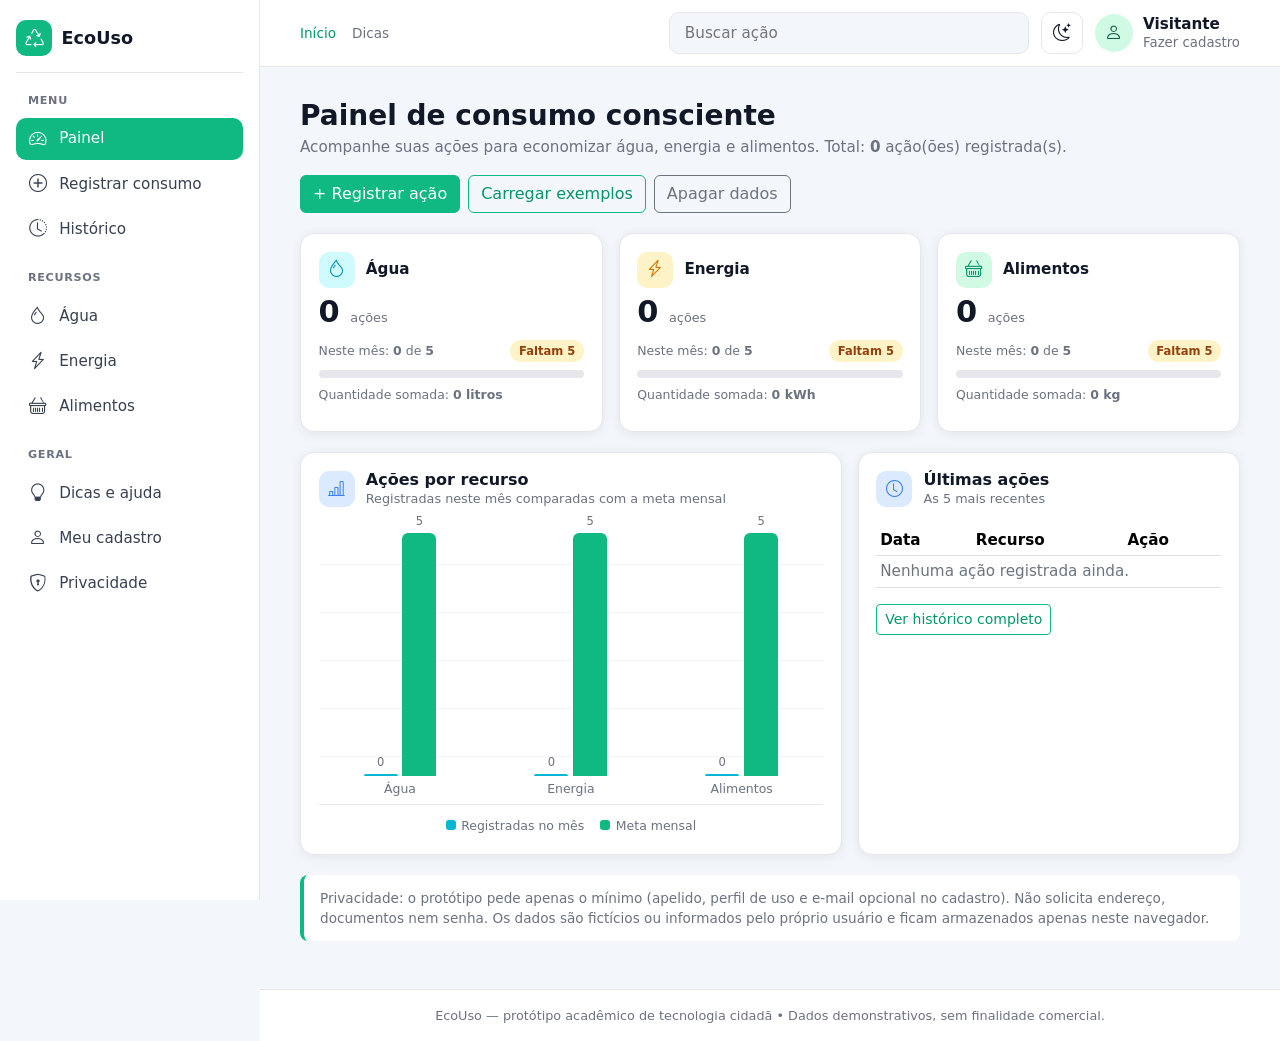
<file: ecouso-prototipo/index.html>
<!doctype html>
<html lang="pt-BR">
<head>
  <meta charset="utf-8">
  <!-- viewport: faz o site se ajustar à largura do celular (responsivo) -->
  <meta name="viewport" content="width=device-width, initial-scale=1">
  <meta name="description" content="Protótipo educativo para acompanhar hábitos de consumo consciente de água, energia e alimentos.">
  <title>Painel | EcoUso</title>
  <!-- Bootstrap (CDN) e CSS próprio -->
  <link href="https://cdn.jsdelivr.net/npm/bootstrap@5.3.3/dist/css/bootstrap.min.css" rel="stylesheet">
  <!-- Bootstrap Icons: ícones simples no lugar de emojis -->
  <link href="https://cdn.jsdelivr.net/npm/bootstrap-icons@1.11.3/font/bootstrap-icons.min.css" rel="stylesheet">
  <link rel="stylesheet" href="css/style.css">
  <!-- Aplica o tema salvo ANTES da página aparecer (evita "piscar" claro no modo noturno) -->
  <script>
    try {
      var tema = localStorage.getItem("ecouso_tema_v1");
      if (!tema && window.matchMedia("(prefers-color-scheme: dark)").matches) tema = "dark";
      if (tema === "dark") document.documentElement.setAttribute("data-bs-theme", "dark");
    } catch (e) { /* sem armazenamento: segue o tema claro */ }
  </script>
</head>
<body>
  <div class="app">

    <!-- Fundo escuro atrás do menu aberto (só no celular) -->
    <div class="sidebar-overlay" id="sidebar-overlay"></div>

    <!-- ================= MENU LATERAL ================= -->
    <aside class="sidebar" id="sidebar" aria-label="Menu lateral">
      <a class="marca" href="index.html"><span class="marca-logo" aria-hidden="true"><i class="bi bi-recycle"></i></span> EcoUso</a>

      <nav aria-label="Navegação principal">
        <p class="menu-rotulo">Menu</p>
        <ul class="menu">
          <li><a class="menu-link ativo" href="index.html" aria-current="page"><i class="bi bi-speedometer2" aria-hidden="true"></i> Painel</a></li>
          <li><a class="menu-link" href="registrar.html"><i class="bi bi-plus-circle" aria-hidden="true"></i> Registrar consumo</a></li>
          <li><a class="menu-link" href="historico.html"><i class="bi bi-clock-history" aria-hidden="true"></i> Histórico</a></li>
        </ul>

        <p class="menu-rotulo">Recursos</p>
        <ul class="menu">
          <li><a class="menu-link" href="historico.html?recurso=%C3%81gua"><i class="bi bi-droplet" aria-hidden="true"></i> Água</a></li>
          <li><a class="menu-link" href="historico.html?recurso=Energia"><i class="bi bi-lightning-charge" aria-hidden="true"></i> Energia</a></li>
          <li><a class="menu-link" href="historico.html?recurso=Alimentos"><i class="bi bi-basket" aria-hidden="true"></i> Alimentos</a></li>
        </ul>

        <p class="menu-rotulo">Geral</p>
        <ul class="menu">
          <li><a class="menu-link" href="dicas.html"><i class="bi bi-lightbulb" aria-hidden="true"></i> Dicas e ajuda</a></li>
          <li><a class="menu-link" href="cadastro.html"><i class="bi bi-person" aria-hidden="true"></i> Meu cadastro</a></li>
          <li><a class="menu-link" href="dicas.html#privacidade"><i class="bi bi-shield-lock" aria-hidden="true"></i> Privacidade</a></li>
        </ul>
      </nav>
    </aside>

    <!-- ================= ÁREA DE CONTEÚDO ================= -->
    <div class="conteudo">

      <!-- Barra superior: botão do menu, abas, busca e usuário -->
      <header class="topbar">
        <button class="btn-menu" id="btn-menu" type="button" aria-controls="sidebar" aria-expanded="false" aria-label="Abrir menu"><i class="bi bi-list" aria-hidden="true"></i></button>
        <nav class="topbar-abas" aria-label="Atalhos">
          <a class="ativo" href="index.html">Início</a>
          <a href="dicas.html">Dicas</a>
        </nav>
        <!-- A busca envia o texto para o histórico (historico.html?q=...) -->
        <form class="busca" action="historico.html" method="get" role="search">
          <label class="visually-hidden" for="busca-topo">Buscar ação</label>
          <input id="busca-topo" name="q" type="search" maxlength="100" placeholder="Buscar ação">
        </form>
        <!-- Botão do modo noturno (o JavaScript troca o tema e o ícone) -->
        <button class="btn-tema" id="btn-tema" type="button" aria-pressed="false" aria-label="Ativar modo noturno"><i class="bi bi-moon-stars" aria-hidden="true"></i></button>
        <!-- Foto de perfil: ao clicar, abre a página de cadastro -->
        <a class="usuario" href="cadastro.html" aria-label="Abrir meu cadastro">
          <span class="avatar" id="usuario-avatar" aria-hidden="true"><i class="bi bi-person"></i></span>
          <div class="usuario-info"><strong id="usuario-nome">Visitante</strong><br><small id="usuario-sub">Fazer cadastro</small></div>
        </a>
      </header>

      <!-- ================= CONTEÚDO PRINCIPAL ================= -->
      <main class="pagina">
        <div class="cabecalho-pagina">
          <div>
            <h1>Painel de consumo consciente</h1>
            <p>Acompanhe suas ações para economizar água, energia e alimentos.
               Total: <strong id="total-geral">0</strong> ação(ões) registrada(s).</p>
          </div>
          <div class="acoes-cabecalho">
            <a class="btn btn-success" href="registrar.html">+ Registrar ação</a>
            <button class="btn btn-outline-success" id="btn-exemplos" type="button">Carregar exemplos</button>
            <button class="btn btn-outline-secondary" id="btn-limpar" type="button">Apagar dados</button>
          </div>
        </div>

        <!-- Aviso de erro genérico (preenchido pelo JavaScript quando algo falha) -->
        <div id="aviso-global" class="alert alert-danger" role="alert" hidden></div>

        <!-- SEÇÃO 1: três cartões de resumo (grid do Bootstrap) -->
        <section aria-label="Resumo por recurso" id="painel-recursos">
          <div class="row g-3">

            <div class="col-12 col-md-4">
              <article class="card-eco stat-card" data-recurso="Água">
                <div class="stat-topo"><span class="stat-icone agua" aria-hidden="true"><i class="bi bi-droplet" aria-hidden="true"></i></span><h3>Água</h3></div>
                <p class="stat-valor"><span data-campo="total">0</span> <small>ações</small></p>
                <div class="stat-linha">
                  <span>Neste mês: <b data-campo="mes">0</b> de <b data-campo="meta">5</b></span>
                  <span class="selo" data-campo="selo">Faltam 5</span>
                </div>
                <div class="progress" role="progressbar" aria-label="Meta mensal de água" aria-valuenow="0" aria-valuemin="0" aria-valuemax="100">
                  <div class="progress-bar" data-campo="barra" style="width: 0%"></div>
                </div>
                <div class="stat-linha"><span>Quantidade somada: <b data-campo="quantidade">0 litros</b></span></div>
              </article>
            </div>

            <div class="col-12 col-md-4">
              <article class="card-eco stat-card" data-recurso="Energia">
                <div class="stat-topo"><span class="stat-icone energia" aria-hidden="true"><i class="bi bi-lightning-charge" aria-hidden="true"></i></span><h3>Energia</h3></div>
                <p class="stat-valor"><span data-campo="total">0</span> <small>ações</small></p>
                <div class="stat-linha">
                  <span>Neste mês: <b data-campo="mes">0</b> de <b data-campo="meta">5</b></span>
                  <span class="selo" data-campo="selo">Faltam 5</span>
                </div>
                <div class="progress" role="progressbar" aria-label="Meta mensal de energia" aria-valuenow="0" aria-valuemin="0" aria-valuemax="100">
                  <div class="progress-bar" data-campo="barra" style="width: 0%"></div>
                </div>
                <div class="stat-linha"><span>Quantidade somada: <b data-campo="quantidade">0 kWh</b></span></div>
              </article>
            </div>

            <div class="col-12 col-md-4">
              <article class="card-eco stat-card" data-recurso="Alimentos">
                <div class="stat-topo"><span class="stat-icone alimentos" aria-hidden="true"><i class="bi bi-basket" aria-hidden="true"></i></span><h3>Alimentos</h3></div>
                <p class="stat-valor"><span data-campo="total">0</span> <small>ações</small></p>
                <div class="stat-linha">
                  <span>Neste mês: <b data-campo="mes">0</b> de <b data-campo="meta">5</b></span>
                  <span class="selo" data-campo="selo">Faltam 5</span>
                </div>
                <div class="progress" role="progressbar" aria-label="Meta mensal de alimentos" aria-valuenow="0" aria-valuemin="0" aria-valuemax="100">
                  <div class="progress-bar" data-campo="barra" style="width: 0%"></div>
                </div>
                <div class="stat-linha"><span>Quantidade somada: <b data-campo="quantidade">0 kg</b></span></div>
              </article>
            </div>

          </div>
        </section>

        <!-- SEÇÃO 2: gráfico de barras + últimas ações -->
        <div class="row g-3 mt-1">
          <section class="col-12 col-xl-7" aria-labelledby="grafico-titulo">
            <div class="card-eco">
              <div class="card-eco-topo">
                <span class="icone-quadrado" aria-hidden="true"><i class="bi bi-bar-chart-line" aria-hidden="true"></i></span>
                <div>
                  <h2 id="grafico-titulo">Ações por recurso</h2>
                  <p>Registradas neste mês comparadas com a meta mensal</p>
                </div>
              </div>
              <!-- O JavaScript desenha as barras dentro desta div -->
              <div id="grafico" class="grafico" role="img" aria-label="Gráfico de barras das ações por recurso"></div>
              <ul class="legenda">
                <li><i></i>Registradas no mês</li>
                <li><i class="meta"></i>Meta mensal</li>
              </ul>
            </div>
          </section>

          <section class="col-12 col-xl-5" aria-labelledby="ultimas-titulo">
            <div class="card-eco">
              <div class="card-eco-topo">
                <span class="icone-quadrado" aria-hidden="true"><i class="bi bi-clock" aria-hidden="true"></i></span>
                <div><h2 id="ultimas-titulo">Últimas ações</h2><p>As 5 mais recentes</p></div>
              </div>
              <div class="table-responsive">
                <table class="table table-sm align-middle">
                  <thead><tr><th scope="col">Data</th><th scope="col">Recurso</th><th scope="col">Ação</th></tr></thead>
                  <tbody id="ultimas-acoes"></tbody>
                </table>
              </div>
              <a href="historico.html" class="btn btn-outline-success btn-sm">Ver histórico completo</a>
            </div>
          </section>
        </div>

        <p class="nota-privacidade">Privacidade: o protótipo pede apenas o mínimo (apelido, perfil de uso e e-mail opcional no cadastro). Não solicita endereço, documentos nem senha. Os dados são fictícios ou informados pelo próprio usuário e ficam armazenados apenas neste navegador.</p>
      </main>

      <footer class="rodape">EcoUso — protótipo acadêmico de tecnologia cidadã • Dados demonstrativos, sem finalidade comercial.</footer>
    </div>
  </div>

  <!-- Scripts: Bootstrap (CDN) e JavaScript próprio -->
  <script src="https://cdn.jsdelivr.net/npm/bootstrap@5.3.3/dist/js/bootstrap.bundle.min.js"></script>
  <script src="js/app.js"></script>
  <!-- Cadastro (foto de perfil): precisa vir depois do app.js -->
  <script src="js/cadastro.js"></script>
</body>
</html>
</file>
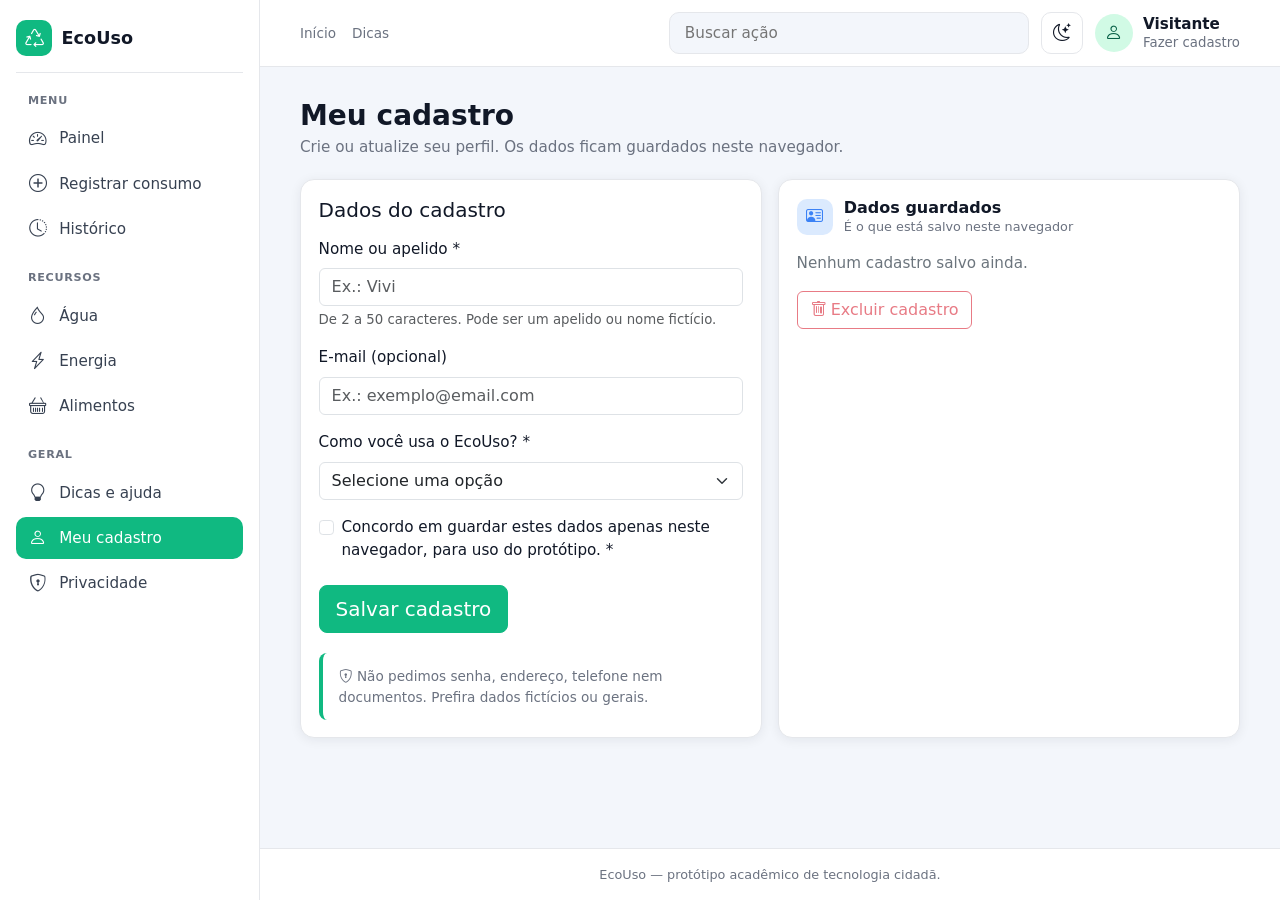
<file: ecouso-prototipo/cadastro.html>
<!doctype html>
<html lang="pt-BR">
<head>
  <meta charset="utf-8">
  <meta name="viewport" content="width=device-width, initial-scale=1">
  <meta name="description" content="Cadastro do usuário do EcoUso. Os dados ficam salvos apenas neste navegador.">
  <title>Meu cadastro | EcoUso</title>
  <link href="https://cdn.jsdelivr.net/npm/bootstrap@5.3.3/dist/css/bootstrap.min.css" rel="stylesheet">
  <!-- Bootstrap Icons: ícones simples no lugar de emojis -->
  <link href="https://cdn.jsdelivr.net/npm/bootstrap-icons@1.11.3/font/bootstrap-icons.min.css" rel="stylesheet">
  <link rel="stylesheet" href="css/style.css">
  <!-- Aplica o tema salvo ANTES da página aparecer (evita "piscar" claro no modo noturno) -->
  <script>
    try {
      var tema = localStorage.getItem("ecouso_tema_v1");
      if (!tema && window.matchMedia("(prefers-color-scheme: dark)").matches) tema = "dark";
      if (tema === "dark") document.documentElement.setAttribute("data-bs-theme", "dark");
    } catch (e) { /* sem armazenamento: segue o tema claro */ }
  </script>
</head>
<body>
  <div class="app">

    <div class="sidebar-overlay" id="sidebar-overlay"></div>

    <!-- ================= MENU LATERAL ================= -->
    <aside class="sidebar" id="sidebar" aria-label="Menu lateral">
      <a class="marca" href="index.html"><span class="marca-logo" aria-hidden="true"><i class="bi bi-recycle"></i></span> EcoUso</a>

      <nav aria-label="Navegação principal">
        <p class="menu-rotulo">Menu</p>
        <ul class="menu">
          <li><a class="menu-link" href="index.html"><i class="bi bi-speedometer2" aria-hidden="true"></i> Painel</a></li>
          <li><a class="menu-link" href="registrar.html"><i class="bi bi-plus-circle" aria-hidden="true"></i> Registrar consumo</a></li>
          <li><a class="menu-link" href="historico.html"><i class="bi bi-clock-history" aria-hidden="true"></i> Histórico</a></li>
        </ul>

        <p class="menu-rotulo">Recursos</p>
        <ul class="menu">
          <li><a class="menu-link" href="historico.html?recurso=%C3%81gua"><i class="bi bi-droplet" aria-hidden="true"></i> Água</a></li>
          <li><a class="menu-link" href="historico.html?recurso=Energia"><i class="bi bi-lightning-charge" aria-hidden="true"></i> Energia</a></li>
          <li><a class="menu-link" href="historico.html?recurso=Alimentos"><i class="bi bi-basket" aria-hidden="true"></i> Alimentos</a></li>
        </ul>

        <p class="menu-rotulo">Geral</p>
        <ul class="menu">
          <li><a class="menu-link" href="dicas.html"><i class="bi bi-lightbulb" aria-hidden="true"></i> Dicas e ajuda</a></li>
          <li><a class="menu-link ativo" href="cadastro.html" aria-current="page"><i class="bi bi-person" aria-hidden="true"></i> Meu cadastro</a></li>
          <li><a class="menu-link" href="dicas.html#privacidade"><i class="bi bi-shield-lock" aria-hidden="true"></i> Privacidade</a></li>
        </ul>
      </nav>
    </aside>

    <div class="conteudo">

      <!-- ================= BARRA SUPERIOR ================= -->
      <header class="topbar">
        <button class="btn-menu" id="btn-menu" type="button" aria-controls="sidebar" aria-expanded="false" aria-label="Abrir menu"><i class="bi bi-list" aria-hidden="true"></i></button>
        <nav class="topbar-abas" aria-label="Atalhos">
          <a href="index.html">Início</a>
          <a href="dicas.html">Dicas</a>
        </nav>
        <form class="busca" action="historico.html" method="get" role="search">
          <label class="visually-hidden" for="busca-topo">Buscar ação</label>
          <input id="busca-topo" name="q" type="search" maxlength="100" placeholder="Buscar ação">
        </form>
        <!-- Botão do modo noturno (o JavaScript troca o tema e o ícone) -->
        <button class="btn-tema" id="btn-tema" type="button" aria-pressed="false" aria-label="Ativar modo noturno"><i class="bi bi-moon-stars" aria-hidden="true"></i></button>
        <!-- Foto de perfil: ao clicar, abre a página de cadastro -->
        <a class="usuario" href="cadastro.html" aria-label="Abrir meu cadastro">
          <span class="avatar" id="usuario-avatar" aria-hidden="true"><i class="bi bi-person"></i></span>
          <div class="usuario-info"><strong id="usuario-nome">Visitante</strong><br><small id="usuario-sub">Fazer cadastro</small></div>
        </a>
      </header>

      <!-- ================= CONTEÚDO PRINCIPAL ================= -->
      <main class="pagina">
        <div class="cabecalho-pagina">
          <div>
            <h1>Meu cadastro</h1>
            <p>Crie ou atualize seu perfil. Os dados ficam guardados neste navegador.</p>
          </div>
        </div>

        <div id="aviso-global" class="alert alert-danger" role="alert" hidden></div>

        <div class="row g-3">

          <!-- FORMULÁRIO DE CADASTRO -->
          <section class="col-12 col-xl-6" aria-labelledby="cadastro-titulo">
            <div class="card-eco">
              <h2 id="cadastro-titulo" class="h5 mb-3">Dados do cadastro</h2>

              <!-- novalidate: o JavaScript mostra as mensagens na tela; os atributos
                   required/minlength/maxlength/type continuam como validação nativa. -->
              <form id="cadastro-form" novalidate>

                <div class="mb-3 campo">
                  <label for="cad-nome" class="form-label">Nome ou apelido *</label>
                  <input class="form-control" id="cad-nome" name="nome" type="text" minlength="2" maxlength="50" required
                         autocomplete="nickname" placeholder="Ex.: Vivi">
                  <div class="form-text">De 2 a 50 caracteres. Pode ser um apelido ou nome fictício.</div>
                  <div class="invalid-feedback"></div>
                </div>

                <div class="mb-3 campo">
                  <label for="cad-email" class="form-label">E-mail (opcional)</label>
                  <input class="form-control" id="cad-email" name="email" type="email" maxlength="100"
                         autocomplete="email" placeholder="Ex.: exemplo@email.com">
                  <div class="invalid-feedback"></div>
                </div>

                <div class="mb-3 campo">
                  <label for="cad-perfil" class="form-label">Como você usa o EcoUso? *</label>
                  <select class="form-select" id="cad-perfil" name="perfil" required>
                    <option value="">Selecione uma opção</option>
                    <option value="Moradia">Moradia (casa ou apartamento)</option>
                    <option value="Pequeno comércio">Pequeno comércio</option>
                    <option value="Escola ou associação">Escola ou associação</option>
                  </select>
                  <div class="invalid-feedback"></div>
                </div>

                <!-- Consentimento (LGPD) -->
                <div class="mb-4 campo">
                  <div class="form-check">
                    <input class="form-check-input" type="checkbox" id="cad-consentimento" name="consentimento" required>
                    <label class="form-check-label" for="cad-consentimento">
                      Concordo em guardar estes dados apenas neste navegador, para uso do protótipo. *
                    </label>
                    <div class="invalid-feedback"></div>
                  </div>
                </div>

                <button class="btn btn-success btn-lg" type="submit">Salvar cadastro</button>

                <div id="cadastro-feedback" class="form-feedback mt-3" role="status" aria-live="polite"></div>

                <p class="nota-privacidade mb-0"><i class="bi bi-shield-lock" aria-hidden="true"></i> Não pedimos senha, endereço, telefone nem documentos. Prefira dados fictícios ou gerais.</p>
              </form>
            </div>
          </section>

          <!-- DADOS SALVOS: lista preenchida pelo js/cadastro.js -->
          <section class="col-12 col-xl-6" aria-labelledby="dados-titulo">
            <div class="card-eco">
              <div class="card-eco-topo">
                <span class="icone-quadrado" aria-hidden="true"><i class="bi bi-person-vcard"></i></span>
                <div>
                  <h2 id="dados-titulo">Dados guardados</h2>
                  <p>É o que está salvo neste navegador</p>
                </div>
              </div>

              <dl id="cadastro-dados" class="cadastro-dados" aria-live="polite">
                <p class="text-secondary mb-0">Nenhum cadastro salvo ainda.</p>
              </dl>

              <div class="acoes-cabecalho mt-3">
                <button id="btn-excluir-cadastro" class="btn btn-outline-danger" type="button" disabled>
                  <i class="bi bi-trash" aria-hidden="true"></i> Excluir cadastro
                </button>
              </div>
            </div>
          </section>

        </div>
      </main>

      <footer class="rodape">EcoUso — protótipo acadêmico de tecnologia cidadã.</footer>
    </div>
  </div>

  <script src="https://cdn.jsdelivr.net/npm/bootstrap@5.3.3/dist/js/bootstrap.bundle.min.js"></script>
  <script src="js/app.js"></script>
  <!-- Cadastro (foto de perfil): precisa vir depois do app.js -->
  <script src="js/cadastro.js"></script>
</body>
</html>
</file>
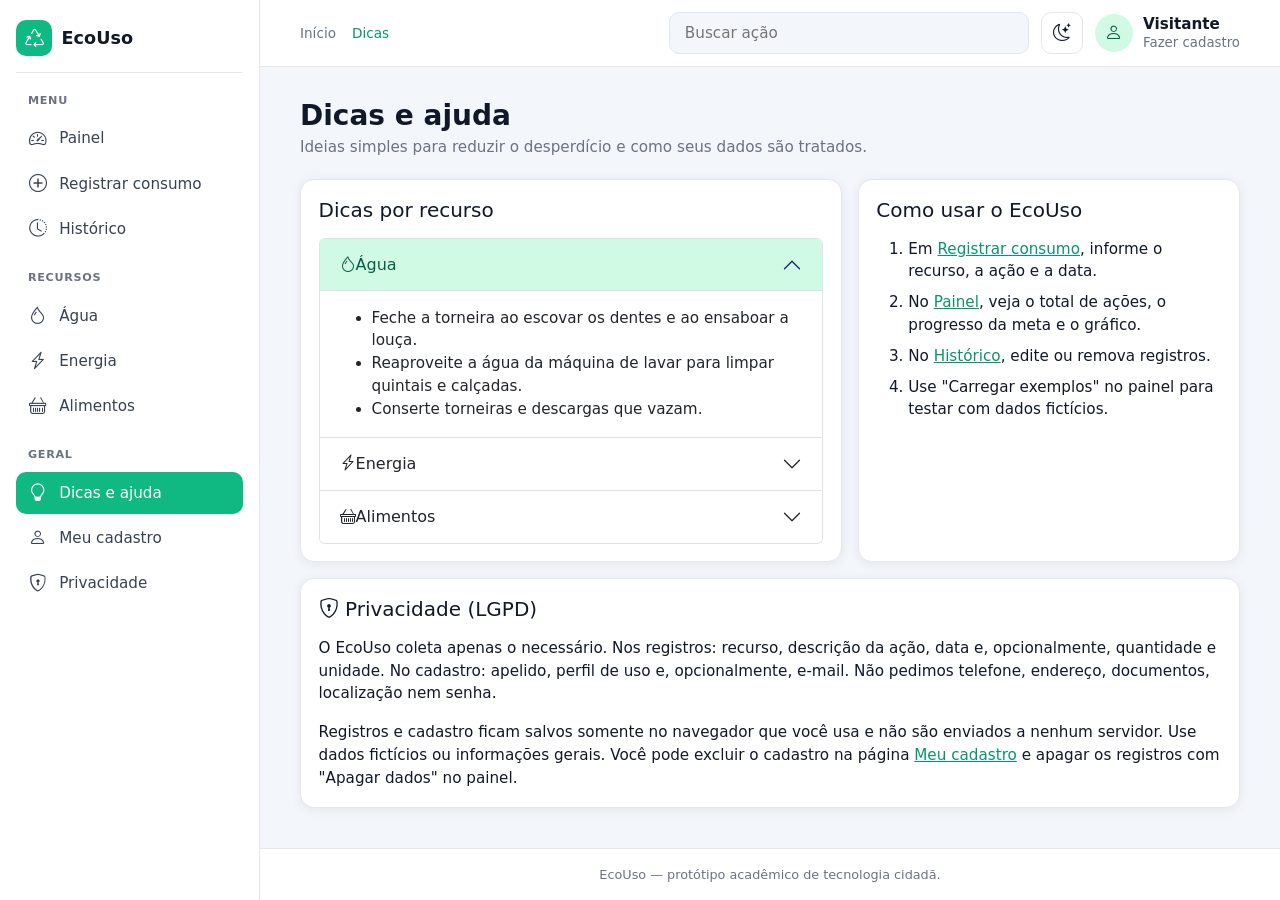
<file: ecouso-prototipo/dicas.html>
<!doctype html>
<html lang="pt-BR">
<head>
  <meta charset="utf-8">
  <meta name="viewport" content="width=device-width, initial-scale=1">
  <meta name="description" content="Dicas práticas para economizar água, energia e alimentos e informações de privacidade do EcoUso.">
  <title>Dicas e ajuda | EcoUso</title>
  <link href="https://cdn.jsdelivr.net/npm/bootstrap@5.3.3/dist/css/bootstrap.min.css" rel="stylesheet">
  <!-- Bootstrap Icons: ícones simples no lugar de emojis -->
  <link href="https://cdn.jsdelivr.net/npm/bootstrap-icons@1.11.3/font/bootstrap-icons.min.css" rel="stylesheet">
  <link rel="stylesheet" href="css/style.css">
  <!-- Aplica o tema salvo ANTES da página aparecer (evita "piscar" claro no modo noturno) -->
  <script>
    try {
      var tema = localStorage.getItem("ecouso_tema_v1");
      if (!tema && window.matchMedia("(prefers-color-scheme: dark)").matches) tema = "dark";
      if (tema === "dark") document.documentElement.setAttribute("data-bs-theme", "dark");
    } catch (e) { /* sem armazenamento: segue o tema claro */ }
  </script>
</head>
<body>
  <div class="app">

    <div class="sidebar-overlay" id="sidebar-overlay"></div>

    <!-- ================= MENU LATERAL ================= -->
    <aside class="sidebar" id="sidebar" aria-label="Menu lateral">
      <a class="marca" href="index.html"><span class="marca-logo" aria-hidden="true"><i class="bi bi-recycle"></i></span> EcoUso</a>

      <nav aria-label="Navegação principal">
        <p class="menu-rotulo">Menu</p>
        <ul class="menu">
          <li><a class="menu-link" href="index.html"><i class="bi bi-speedometer2" aria-hidden="true"></i> Painel</a></li>
          <li><a class="menu-link" href="registrar.html"><i class="bi bi-plus-circle" aria-hidden="true"></i> Registrar consumo</a></li>
          <li><a class="menu-link" href="historico.html"><i class="bi bi-clock-history" aria-hidden="true"></i> Histórico</a></li>
        </ul>

        <p class="menu-rotulo">Recursos</p>
        <ul class="menu">
          <li><a class="menu-link" href="historico.html?recurso=%C3%81gua"><i class="bi bi-droplet" aria-hidden="true"></i> Água</a></li>
          <li><a class="menu-link" href="historico.html?recurso=Energia"><i class="bi bi-lightning-charge" aria-hidden="true"></i> Energia</a></li>
          <li><a class="menu-link" href="historico.html?recurso=Alimentos"><i class="bi bi-basket" aria-hidden="true"></i> Alimentos</a></li>
        </ul>

        <p class="menu-rotulo">Geral</p>
        <ul class="menu">
          <li><a class="menu-link ativo" href="dicas.html" aria-current="page"><i class="bi bi-lightbulb" aria-hidden="true"></i> Dicas e ajuda</a></li>
          <li><a class="menu-link" href="cadastro.html"><i class="bi bi-person" aria-hidden="true"></i> Meu cadastro</a></li>
          <li><a class="menu-link" href="dicas.html#privacidade"><i class="bi bi-shield-lock" aria-hidden="true"></i> Privacidade</a></li>
        </ul>
      </nav>
    </aside>

    <div class="conteudo">

      <!-- ================= BARRA SUPERIOR ================= -->
      <header class="topbar">
        <button class="btn-menu" id="btn-menu" type="button" aria-controls="sidebar" aria-expanded="false" aria-label="Abrir menu"><i class="bi bi-list" aria-hidden="true"></i></button>
        <nav class="topbar-abas" aria-label="Atalhos">
          <a href="index.html">Início</a>
          <a class="ativo" href="dicas.html">Dicas</a>
        </nav>
        <form class="busca" action="historico.html" method="get" role="search">
          <label class="visually-hidden" for="busca-topo">Buscar ação</label>
          <input id="busca-topo" name="q" type="search" maxlength="100" placeholder="Buscar ação">
        </form>
        <!-- Botão do modo noturno (o JavaScript troca o tema e o ícone) -->
        <button class="btn-tema" id="btn-tema" type="button" aria-pressed="false" aria-label="Ativar modo noturno"><i class="bi bi-moon-stars" aria-hidden="true"></i></button>
        <!-- Foto de perfil: ao clicar, abre a página de cadastro -->
        <a class="usuario" href="cadastro.html" aria-label="Abrir meu cadastro">
          <span class="avatar" id="usuario-avatar" aria-hidden="true"><i class="bi bi-person"></i></span>
          <div class="usuario-info"><strong id="usuario-nome">Visitante</strong><br><small id="usuario-sub">Fazer cadastro</small></div>
        </a>
      </header>

      <!-- ================= CONTEÚDO PRINCIPAL ================= -->
      <main class="pagina">
        <div class="cabecalho-pagina">
          <div>
            <h1>Dicas e ajuda</h1>
            <p>Ideias simples para reduzir o desperdício e como seus dados são tratados.</p>
          </div>
        </div>

        <div id="aviso-global" class="alert alert-danger" role="alert" hidden></div>

        <div class="row g-3">

          <!-- Dicas por recurso (accordion do Bootstrap) -->
          <section class="col-12 col-xl-7" aria-labelledby="dicas-titulo">
            <div class="card-eco">
              <h2 id="dicas-titulo" class="h5 mb-3">Dicas por recurso</h2>
              <div class="accordion" id="acordeao-dicas">

                <div class="accordion-item">
                  <h3 class="accordion-header">
                    <button class="accordion-button" type="button" data-bs-toggle="collapse" data-bs-target="#dica-agua" aria-expanded="true" aria-controls="dica-agua"><i class="bi bi-droplet" aria-hidden="true"></i> Água</button>
                  </h3>
                  <div id="dica-agua" class="accordion-collapse collapse show" data-bs-parent="#acordeao-dicas">
                    <div class="accordion-body">
                      <ul class="mb-0">
                        <li>Feche a torneira ao escovar os dentes e ao ensaboar a louça.</li>
                        <li>Reaproveite a água da máquina de lavar para limpar quintais e calçadas.</li>
                        <li>Conserte torneiras e descargas que vazam.</li>
                      </ul>
                    </div>
                  </div>
                </div>

                <div class="accordion-item">
                  <h3 class="accordion-header">
                    <button class="accordion-button collapsed" type="button" data-bs-toggle="collapse" data-bs-target="#dica-energia" aria-expanded="false" aria-controls="dica-energia"><i class="bi bi-lightning-charge" aria-hidden="true"></i> Energia</button>
                  </h3>
                  <div id="dica-energia" class="accordion-collapse collapse" data-bs-parent="#acordeao-dicas">
                    <div class="accordion-body">
                      <ul class="mb-0">
                        <li>Apague as luzes dos cômodos vazios e prefira lâmpadas de LED.</li>
                        <li>Desligue da tomada aparelhos que não estão em uso.</li>
                        <li>Aproveite a luz natural durante o dia.</li>
                      </ul>
                    </div>
                  </div>
                </div>

                <div class="accordion-item">
                  <h3 class="accordion-header">
                    <button class="accordion-button collapsed" type="button" data-bs-toggle="collapse" data-bs-target="#dica-alimentos" aria-expanded="false" aria-controls="dica-alimentos"><i class="bi bi-basket" aria-hidden="true"></i> Alimentos</button>
                  </h3>
                  <div id="dica-alimentos" class="accordion-collapse collapse" data-bs-parent="#acordeao-dicas">
                    <div class="accordion-body">
                      <ul class="mb-0">
                        <li>Planeje as compras da semana com uma lista.</li>
                        <li>Guarde os alimentos corretamente e use primeiro os que vencem antes.</li>
                        <li>Aproveite sobras, cascas e talos em novas receitas.</li>
                      </ul>
                    </div>
                  </div>
                </div>

              </div>
            </div>
          </section>

          <!-- Como usar -->
          <section class="col-12 col-xl-5" aria-labelledby="como-usar-titulo">
            <div class="card-eco">
              <h2 id="como-usar-titulo" class="h5 mb-3">Como usar o EcoUso</h2>
              <ol class="mb-0">
                <li class="mb-2">Em <a href="registrar.html">Registrar consumo</a>, informe o recurso, a ação e a data.</li>
                <li class="mb-2">No <a href="index.html">Painel</a>, veja o total de ações, o progresso da meta e o gráfico.</li>
                <li class="mb-2">No <a href="historico.html">Histórico</a>, edite ou remova registros.</li>
                <li>Use "Carregar exemplos" no painel para testar com dados fictícios.</li>
              </ol>
            </div>
          </section>

          <!-- Aviso de privacidade (alvo do link "Privacidade" do menu) -->
          <section class="col-12" id="privacidade" aria-labelledby="privacidade-titulo">
            <div class="card-eco">
              <h2 id="privacidade-titulo" class="h5 mb-3"><i class="bi bi-shield-lock" aria-hidden="true"></i> Privacidade (LGPD)</h2>
              <p>O EcoUso coleta apenas o necessário. Nos registros: recurso, descrição da ação, data e, opcionalmente, quantidade e unidade. No cadastro: apelido, perfil de uso e, opcionalmente, e-mail. Não pedimos telefone, endereço, documentos, localização nem senha.</p>
              <p class="mb-0">Registros e cadastro ficam salvos somente no navegador que você usa e não são enviados a nenhum servidor. Use dados fictícios ou informações gerais. Você pode excluir o cadastro na página <a href="cadastro.html">Meu cadastro</a> e apagar os registros com "Apagar dados" no painel.</p>
            </div>
          </section>

        </div>
      </main>

      <footer class="rodape">EcoUso — protótipo acadêmico de tecnologia cidadã.</footer>
    </div>
  </div>

  <script src="https://cdn.jsdelivr.net/npm/bootstrap@5.3.3/dist/js/bootstrap.bundle.min.js"></script>
  <script src="js/app.js"></script>
  <!-- Cadastro (foto de perfil): precisa vir depois do app.js -->
  <script src="js/cadastro.js"></script>
</body>
</html>
</file>
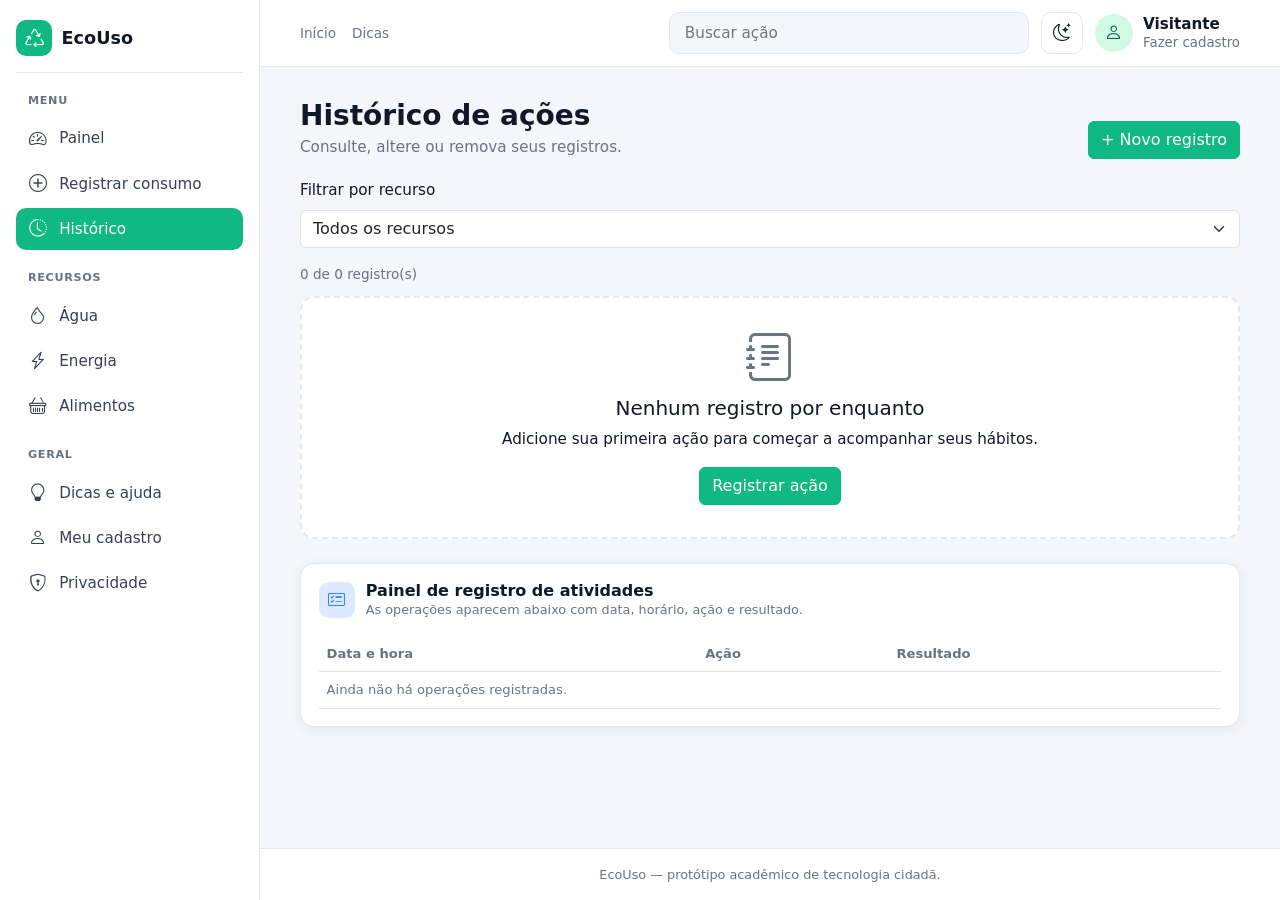
<file: ecouso-prototipo/historico.html>
<!doctype html>
<html lang="pt-BR">
<head>
  <meta charset="utf-8">
  <meta name="viewport" content="width=device-width, initial-scale=1">
  <meta name="description" content="Consulte, edite e remova registros de consumo consciente.">
  <title>Histórico | EcoUso</title>
  <link href="https://cdn.jsdelivr.net/npm/bootstrap@5.3.3/dist/css/bootstrap.min.css" rel="stylesheet">
  <!-- Bootstrap Icons: ícones simples no lugar de emojis -->
  <link href="https://cdn.jsdelivr.net/npm/bootstrap-icons@1.11.3/font/bootstrap-icons.min.css" rel="stylesheet">
  <link rel="stylesheet" href="css/style.css">
  <!-- Aplica o tema salvo ANTES da página aparecer (evita "piscar" claro no modo noturno) -->
  <script>
    try {
      var tema = localStorage.getItem("ecouso_tema_v1");
      if (!tema && window.matchMedia("(prefers-color-scheme: dark)").matches) tema = "dark";
      if (tema === "dark") document.documentElement.setAttribute("data-bs-theme", "dark");
    } catch (e) { /* sem armazenamento: segue o tema claro */ }
  </script>
</head>
<body>
  <div class="app">

    <div class="sidebar-overlay" id="sidebar-overlay"></div>

    <!-- ================= MENU LATERAL ================= -->
    <aside class="sidebar" id="sidebar" aria-label="Menu lateral">
      <a class="marca" href="index.html"><span class="marca-logo" aria-hidden="true"><i class="bi bi-recycle"></i></span> EcoUso</a>

      <nav aria-label="Navegação principal">
        <p class="menu-rotulo">Menu</p>
        <ul class="menu">
          <li><a class="menu-link" href="index.html"><i class="bi bi-speedometer2" aria-hidden="true"></i> Painel</a></li>
          <li><a class="menu-link" href="registrar.html"><i class="bi bi-plus-circle" aria-hidden="true"></i> Registrar consumo</a></li>
          <li><a class="menu-link ativo" href="historico.html" aria-current="page"><i class="bi bi-clock-history" aria-hidden="true"></i> Histórico</a></li>
        </ul>

        <p class="menu-rotulo">Recursos</p>
        <ul class="menu">
          <li><a class="menu-link" href="historico.html?recurso=%C3%81gua"><i class="bi bi-droplet" aria-hidden="true"></i> Água</a></li>
          <li><a class="menu-link" href="historico.html?recurso=Energia"><i class="bi bi-lightning-charge" aria-hidden="true"></i> Energia</a></li>
          <li><a class="menu-link" href="historico.html?recurso=Alimentos"><i class="bi bi-basket" aria-hidden="true"></i> Alimentos</a></li>
        </ul>

        <p class="menu-rotulo">Geral</p>
        <ul class="menu">
          <li><a class="menu-link" href="dicas.html"><i class="bi bi-lightbulb" aria-hidden="true"></i> Dicas e ajuda</a></li>
          <li><a class="menu-link" href="cadastro.html"><i class="bi bi-person" aria-hidden="true"></i> Meu cadastro</a></li>
          <li><a class="menu-link" href="dicas.html#privacidade"><i class="bi bi-shield-lock" aria-hidden="true"></i> Privacidade</a></li>
        </ul>
      </nav>
    </aside>

    <div class="conteudo">

      <!-- ================= BARRA SUPERIOR ================= -->
      <header class="topbar">
        <button class="btn-menu" id="btn-menu" type="button" aria-controls="sidebar" aria-expanded="false" aria-label="Abrir menu"><i class="bi bi-list" aria-hidden="true"></i></button>
        <nav class="topbar-abas" aria-label="Atalhos">
          <a href="index.html">Início</a>
          <a href="dicas.html">Dicas</a>
        </nav>
        <!-- Nesta página a busca filtra a lista na hora (o JavaScript cuida disso) -->
        <form class="busca" action="historico.html" method="get" role="search">
          <label class="visually-hidden" for="busca-topo">Buscar ação</label>
          <input id="busca-topo" name="q" type="search" maxlength="100" placeholder="Buscar ação">
        </form>
        <!-- Botão do modo noturno (o JavaScript troca o tema e o ícone) -->
        <button class="btn-tema" id="btn-tema" type="button" aria-pressed="false" aria-label="Ativar modo noturno"><i class="bi bi-moon-stars" aria-hidden="true"></i></button>
        <!-- Foto de perfil: ao clicar, abre a página de cadastro -->
        <a class="usuario" href="cadastro.html" aria-label="Abrir meu cadastro">
          <span class="avatar" id="usuario-avatar" aria-hidden="true"><i class="bi bi-person"></i></span>
          <div class="usuario-info"><strong id="usuario-nome">Visitante</strong><br><small id="usuario-sub">Fazer cadastro</small></div>
        </a>
      </header>

      <!-- ================= CONTEÚDO PRINCIPAL ================= -->
      <main class="pagina">
        <div class="cabecalho-pagina">
          <div>
            <h1>Histórico de ações</h1>
            <p>Consulte, altere ou remova seus registros.</p>
          </div>
          <div class="acoes-cabecalho">
            <a href="registrar.html" class="btn btn-success">+ Novo registro</a>
          </div>
        </div>

        <div id="aviso-global" class="alert alert-danger" role="alert" hidden></div>

        <!-- Filtro por recurso -->
        <section aria-label="Filtros">
          <div class="filtros">
            <div class="campo">
              <label for="filtro-recurso" class="form-label">Filtrar por recurso</label>
              <select id="filtro-recurso" class="form-select">
                <option value="">Todos os recursos</option>
                <option value="Água">Água</option>
                <option value="Energia">Energia</option>
                <option value="Alimentos">Alimentos</option>
              </select>
            </div>
          </div>
        </section>

        <!-- LISTAR: o JavaScript cria os cartões dentro desta div (CSS Grid) -->
        <section aria-label="Lista de registros">
          <p id="contador" class="contador" aria-live="polite"></p>

          <div id="historico-vazio" class="estado-vazio" hidden>
            <span class="display-5 text-secondary" aria-hidden="true"><i class="bi bi-journal-text"></i></span>
            <h2 id="vazio-titulo" class="h5 mt-2">Nenhum registro por enquanto</h2>
            <p id="vazio-texto">Adicione sua primeira ação para começar a acompanhar seus hábitos.</p>
            <a href="registrar.html" class="btn btn-success">Registrar ação</a>
          </div>

          <div id="lista-registros" class="lista-registros"></div>
        </section>

        <!-- PAINEL DE REGISTRO DE ATIVIDADES -->
        <section class="mt-4" aria-labelledby="atividade-titulo">
          <div class="card-eco painel-log">
            <div class="card-eco-topo">
              <span class="icone-quadrado" aria-hidden="true"><i class="bi bi-card-checklist" aria-hidden="true"></i></span>
              <div>
                <h2 id="atividade-titulo">Painel de registro de atividades</h2>
                <p>As operações aparecem abaixo com data, horário, ação e resultado.</p>
              </div>
            </div>
            <div class="table-responsive tabela-rolagem">
              <table class="table align-middle">
                <thead><tr><th scope="col">Data e hora</th><th scope="col">Ação</th><th scope="col">Resultado</th></tr></thead>
                <tbody id="log-atividades"></tbody>
              </table>
            </div>
          </div>
        </section>
      </main>

      <footer class="rodape">EcoUso — protótipo acadêmico de tecnologia cidadã.</footer>
    </div>
  </div>

  <!-- ================= MODAL DE EDIÇÃO (Bootstrap) ================= -->
  <div class="modal fade" id="editar-modal" tabindex="-1" aria-labelledby="editar-titulo" aria-hidden="true">
    <div class="modal-dialog modal-dialog-centered">
      <div class="modal-content">
        <form id="editar-form" novalidate>
          <div class="modal-header">
            <h2 class="modal-title fs-5" id="editar-titulo">Editar registro</h2>
            <button type="button" class="btn-close" data-bs-dismiss="modal" aria-label="Fechar"></button>
          </div>
          <div class="modal-body">
            <!-- Guarda o id do registro que está sendo editado -->
            <input type="hidden" id="editar-id" name="registroId">

            <div class="mb-3 campo">
              <label for="editar-recurso" class="form-label">Recurso *</label>
              <select id="editar-recurso" name="recurso" class="form-select" required>
                <option value="Água">Água</option>
                <option value="Energia">Energia</option>
                <option value="Alimentos">Alimentos</option>
              </select>
              <div class="invalid-feedback"></div>
            </div>

            <div class="mb-3 campo">
              <label for="editar-acao" class="form-label">Ação *</label>
              <input id="editar-acao" name="acao" type="text" class="form-control" minlength="5" maxlength="100" required>
              <div class="invalid-feedback"></div>
            </div>

            <div class="row g-3 mb-3">
              <div class="col-6 campo">
                <label for="editar-quantidade" class="form-label">Quantidade</label>
                <input id="editar-quantidade" name="quantidade" type="number" class="form-control" min="0" max="100000" step="0.01">
                <div class="invalid-feedback"></div>
              </div>
              <div class="col-6 campo">
                <label for="editar-unidade" class="form-label">Unidade</label>
                <select id="editar-unidade" name="unidade" class="form-select">
                  <option value="">Não informar</option>
                  <option value="litros">litros</option>
                  <option value="kWh">kWh</option>
                  <option value="kg">kg</option>
                  <option value="unidades">unidades</option>
                </select>
                <div class="invalid-feedback"></div>
              </div>
            </div>

            <div class="mb-2 campo">
              <label for="editar-data" class="form-label">Data *</label>
              <input id="editar-data" name="data" type="date" class="form-control" min="2020-01-01" required>
              <div class="invalid-feedback"></div>
            </div>

            <div id="editar-feedback" class="text-danger small" role="alert"></div>
          </div>
          <div class="modal-footer">
            <button type="button" class="btn btn-outline-secondary" data-bs-dismiss="modal">Cancelar</button>
            <button type="submit" class="btn btn-success">Salvar alterações</button>
          </div>
        </form>
      </div>
    </div>
  </div>

  <script src="https://cdn.jsdelivr.net/npm/bootstrap@5.3.3/dist/js/bootstrap.bundle.min.js"></script>
  <script src="js/app.js"></script>
  <!-- Cadastro (foto de perfil): precisa vir depois do app.js -->
  <script src="js/cadastro.js"></script>
</body>
</html>
</file>
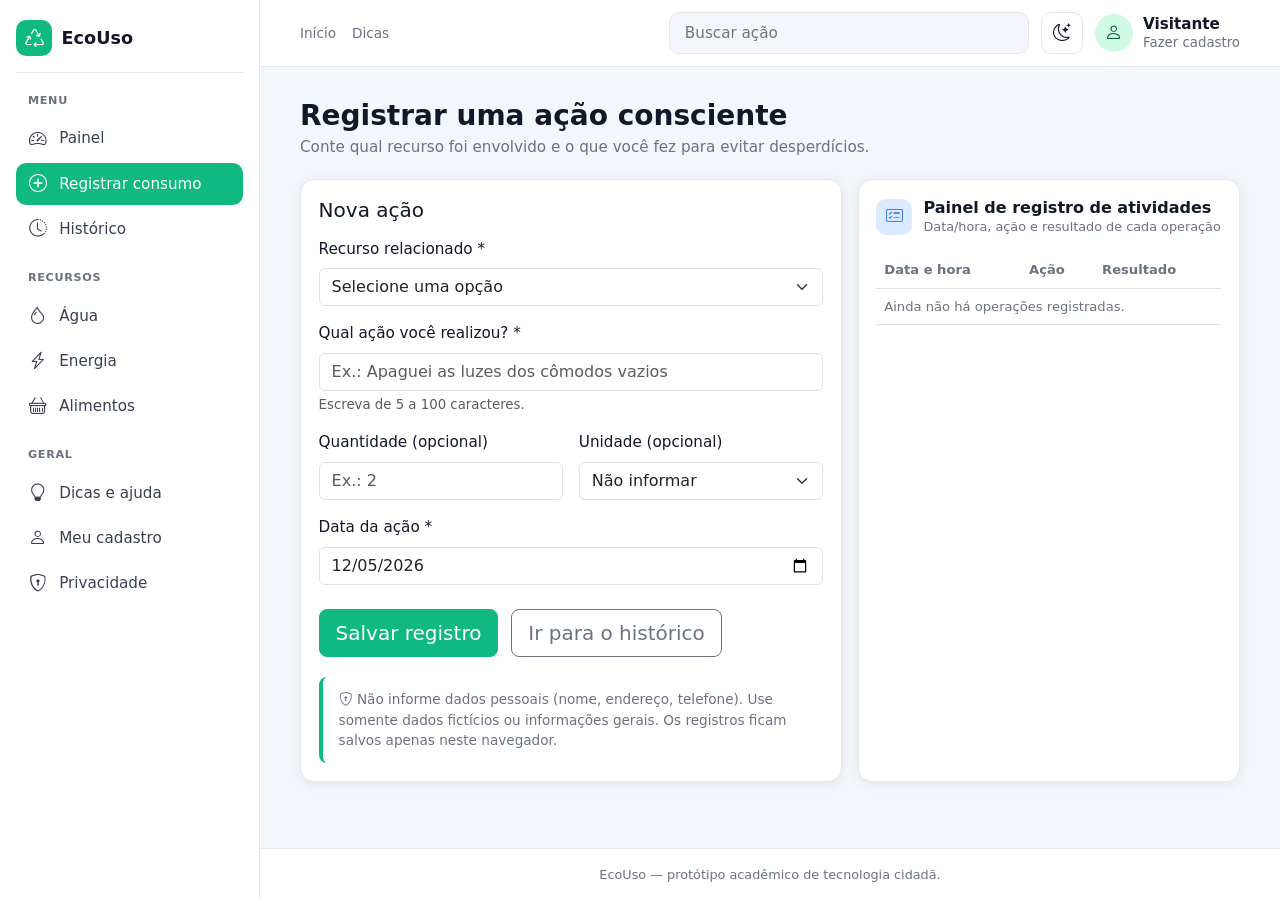
<file: ecouso-prototipo/registrar.html>
<!doctype html>
<html lang="pt-BR">
<head>
  <meta charset="utf-8">
  <meta name="viewport" content="width=device-width, initial-scale=1">
  <meta name="description" content="Registre uma ação de consumo consciente no EcoUso.">
  <title>Registrar ação | EcoUso</title>
  <link href="https://cdn.jsdelivr.net/npm/bootstrap@5.3.3/dist/css/bootstrap.min.css" rel="stylesheet">
  <!-- Bootstrap Icons: ícones simples no lugar de emojis -->
  <link href="https://cdn.jsdelivr.net/npm/bootstrap-icons@1.11.3/font/bootstrap-icons.min.css" rel="stylesheet">
  <link rel="stylesheet" href="css/style.css">
  <!-- Aplica o tema salvo ANTES da página aparecer (evita "piscar" claro no modo noturno) -->
  <script>
    try {
      var tema = localStorage.getItem("ecouso_tema_v1");
      if (!tema && window.matchMedia("(prefers-color-scheme: dark)").matches) tema = "dark";
      if (tema === "dark") document.documentElement.setAttribute("data-bs-theme", "dark");
    } catch (e) { /* sem armazenamento: segue o tema claro */ }
  </script>
</head>
<body>
  <div class="app">

    <div class="sidebar-overlay" id="sidebar-overlay"></div>

    <!-- ================= MENU LATERAL ================= -->
    <aside class="sidebar" id="sidebar" aria-label="Menu lateral">
      <a class="marca" href="index.html"><span class="marca-logo" aria-hidden="true"><i class="bi bi-recycle"></i></span> EcoUso</a>

      <nav aria-label="Navegação principal">
        <p class="menu-rotulo">Menu</p>
        <ul class="menu">
          <li><a class="menu-link" href="index.html"><i class="bi bi-speedometer2" aria-hidden="true"></i> Painel</a></li>
          <li><a class="menu-link ativo" href="registrar.html" aria-current="page"><i class="bi bi-plus-circle" aria-hidden="true"></i> Registrar consumo</a></li>
          <li><a class="menu-link" href="historico.html"><i class="bi bi-clock-history" aria-hidden="true"></i> Histórico</a></li>
        </ul>

        <p class="menu-rotulo">Recursos</p>
        <ul class="menu">
          <li><a class="menu-link" href="historico.html?recurso=%C3%81gua"><i class="bi bi-droplet" aria-hidden="true"></i> Água</a></li>
          <li><a class="menu-link" href="historico.html?recurso=Energia"><i class="bi bi-lightning-charge" aria-hidden="true"></i> Energia</a></li>
          <li><a class="menu-link" href="historico.html?recurso=Alimentos"><i class="bi bi-basket" aria-hidden="true"></i> Alimentos</a></li>
        </ul>

        <p class="menu-rotulo">Geral</p>
        <ul class="menu">
          <li><a class="menu-link" href="dicas.html"><i class="bi bi-lightbulb" aria-hidden="true"></i> Dicas e ajuda</a></li>
          <li><a class="menu-link" href="cadastro.html"><i class="bi bi-person" aria-hidden="true"></i> Meu cadastro</a></li>
          <li><a class="menu-link" href="dicas.html#privacidade"><i class="bi bi-shield-lock" aria-hidden="true"></i> Privacidade</a></li>
        </ul>
      </nav>
    </aside>

    <div class="conteudo">

      <!-- ================= BARRA SUPERIOR ================= -->
      <header class="topbar">
        <button class="btn-menu" id="btn-menu" type="button" aria-controls="sidebar" aria-expanded="false" aria-label="Abrir menu"><i class="bi bi-list" aria-hidden="true"></i></button>
        <nav class="topbar-abas" aria-label="Atalhos">
          <a href="index.html">Início</a>
          <a href="dicas.html">Dicas</a>
        </nav>
        <form class="busca" action="historico.html" method="get" role="search">
          <label class="visually-hidden" for="busca-topo">Buscar ação</label>
          <input id="busca-topo" name="q" type="search" maxlength="100" placeholder="Buscar ação">
        </form>
        <!-- Botão do modo noturno (o JavaScript troca o tema e o ícone) -->
        <button class="btn-tema" id="btn-tema" type="button" aria-pressed="false" aria-label="Ativar modo noturno"><i class="bi bi-moon-stars" aria-hidden="true"></i></button>
        <!-- Foto de perfil: ao clicar, abre a página de cadastro -->
        <a class="usuario" href="cadastro.html" aria-label="Abrir meu cadastro">
          <span class="avatar" id="usuario-avatar" aria-hidden="true"><i class="bi bi-person"></i></span>
          <div class="usuario-info"><strong id="usuario-nome">Visitante</strong><br><small id="usuario-sub">Fazer cadastro</small></div>
        </a>
      </header>

      <!-- ================= CONTEÚDO PRINCIPAL ================= -->
      <main class="pagina">
        <div class="cabecalho-pagina">
          <div>
            <h1>Registrar uma ação consciente</h1>
            <p>Conte qual recurso foi envolvido e o que você fez para evitar desperdícios.</p>
          </div>
        </div>

        <div id="aviso-global" class="alert alert-danger" role="alert" hidden></div>

        <div class="row g-3">

          <!-- FORMULÁRIO PRINCIPAL DA SOLUÇÃO -->
          <section class="col-12 col-xl-7" aria-labelledby="form-titulo">
            <div class="card-eco">
              <h2 id="form-titulo" class="h5 mb-3">Nova ação</h2>

              <!-- novalidate: desliga as bolhas do navegador para o JavaScript mostrar
                   as mensagens na tela. Os atributos required/min/max continuam
                   documentando as regras (validação nativa do HTML5). -->
              <form id="consumo-form" novalidate>

                <div class="mb-3 campo">
                  <label for="recurso" class="form-label">Recurso relacionado *</label>
                  <select class="form-select" id="recurso" name="recurso" required>
                    <option value="">Selecione uma opção</option>
                    <option value="Água">Água</option>
                    <option value="Energia">Energia</option>
                    <option value="Alimentos">Alimentos</option>
                  </select>
                  <div class="invalid-feedback"></div>
                </div>

                <div class="mb-3 campo">
                  <label for="acao" class="form-label">Qual ação você realizou? *</label>
                  <input class="form-control" id="acao" name="acao" type="text" minlength="5" maxlength="100" required
                         placeholder="Ex.: Apaguei as luzes dos cômodos vazios">
                  <div class="form-text">Escreva de 5 a 100 caracteres.</div>
                  <div class="invalid-feedback"></div>
                </div>

                <div class="row g-3">
                  <div class="col-md-6 campo">
                    <label for="quantidade" class="form-label">Quantidade (opcional)</label>
                    <input class="form-control" id="quantidade" name="quantidade" type="number" min="0" max="100000" step="0.01" placeholder="Ex.: 2">
                    <div class="invalid-feedback"></div>
                  </div>
                  <div class="col-md-6 campo">
                    <label for="unidade" class="form-label">Unidade (opcional)</label>
                    <select class="form-select" id="unidade" name="unidade">
                      <option value="">Não informar</option>
                      <option value="litros">litros</option>
                      <option value="kWh">kWh</option>
                      <option value="kg">kg</option>
                      <option value="unidades">unidades</option>
                    </select>
                    <div class="invalid-feedback"></div>
                  </div>
                </div>

                <div class="mt-3 mb-4 campo">
                  <label for="data" class="form-label">Data da ação *</label>
                  <input class="form-control" id="data" name="data" type="date" min="2020-01-01" required>
                  <div class="invalid-feedback"></div>
                </div>

                <button class="btn btn-success btn-lg" type="submit">Salvar registro</button>
                <a class="btn btn-outline-secondary btn-lg mt-2 mt-sm-0 ms-sm-2" href="historico.html">Ir para o histórico</a>

                <!-- Mensagem de sucesso/erro do formulário (anunciada por leitores de tela) -->
                <div id="form-feedback" class="form-feedback mt-3" role="status" aria-live="polite"></div>

                <!-- Aviso curto de privacidade (LGPD) dentro do formulário -->
                <p class="nota-privacidade mb-0"><i class="bi bi-shield-lock" aria-hidden="true"></i> Não informe dados pessoais (nome, endereço, telefone). Use somente dados fictícios ou informações gerais. Os registros ficam salvos apenas neste navegador.</p>
              </form>
            </div>
          </section>

          <!-- PAINEL DE REGISTRO DE ATIVIDADES -->
          <section class="col-12 col-xl-5" aria-labelledby="atividade-titulo">
            <div class="card-eco painel-log">
              <div class="card-eco-topo">
                <span class="icone-quadrado" aria-hidden="true"><i class="bi bi-card-checklist" aria-hidden="true"></i></span>
                <div>
                  <h2 id="atividade-titulo">Painel de registro de atividades</h2>
                  <p>Data/hora, ação e resultado de cada operação</p>
                </div>
              </div>
              <div class="table-responsive tabela-rolagem">
                <table class="table align-middle">
                  <thead><tr><th scope="col">Data e hora</th><th scope="col">Ação</th><th scope="col">Resultado</th></tr></thead>
                  <tbody id="log-atividades"></tbody>
                </table>
              </div>
            </div>
          </section>

        </div>
      </main>

      <footer class="rodape">EcoUso — protótipo acadêmico de tecnologia cidadã.</footer>
    </div>
  </div>

  <script src="https://cdn.jsdelivr.net/npm/bootstrap@5.3.3/dist/js/bootstrap.bundle.min.js"></script>
  <script src="js/app.js"></script>
  <!-- Cadastro (foto de perfil): precisa vir depois do app.js -->
  <script src="js/cadastro.js"></script>
</body>
</html>
</file>
<file: ecouso-prototipo/css/style.css>
/* =====================================================================
   EcoUso — css/style.css
   Estilos próprios do protótipo (o Bootstrap 5.3 é carregado antes).
   Abordagem MOBILE FIRST: o CSS base vale para o celular e as
   media queries (768px, 992px e 1200px) ampliam o layout.

   ÍNDICE
   1. Variáveis (cores, medidas)
   2. Base
   3. Estrutura geral (menu lateral + conteúdo)  → Flexbox / Grid
   4. Menu lateral
   5. Barra superior (topbar)
   6. Conteúdo, títulos e cartões
   7. Cartões de recurso (Água / Energia / Alimentos)
   8. Gráfico de barras
   9. Formulários
  10. Histórico (grid de cartões de registro)
  11. Painel de registro de atividades
  12. Rodapé e avisos
  13. Cadastro, ícones e botão de tema
  14. MODO NOTURNO (variáveis escuras)
  15. Media queries (tablet 768px, desktop 992px e 1200px)
   ===================================================================== */


/* =====================================================================
   1. VARIÁVEIS — troque as cores aqui e o site inteiro muda
   ===================================================================== */
:root {
  --verde: #10b981;
  --verde-escuro: #059669;
  --verde-claro: #d1fae5;
  --ciano: #06b6d4;
  --ciano-claro: #cffafe;
  --azul: #3b82f6;
  --azul-claro: #dbeafe;
  --amarelo: #f59e0b;
  --amarelo-claro: #fef3c7;
  --vermelho: #ef4444;
  --vermelho-claro: #fee2e2;
  --texto: #111827;
  --texto-suave: #6b7280;
  --fundo: #f3f6fb;
  --branco: #ffffff;
  --borda: #e5e7eb;
  --sombra: 0 2px 12px rgba(17, 24, 39, 0.07);
  --raio: 14px;
  --largura-menu: 260px;

  /* Cores que mudam no modo noturno */
  --verde-texto: #065f46;
  --amarelo-texto: #92400e;
  --link: #059669;
  --menu-texto: #374151;
  --linha-grafico: #f1f5f9;
}


/* =====================================================================
   2. BASE
   ===================================================================== */
body {
  background: var(--fundo);
  color: var(--texto);
  font-family: "Inter", "Segoe UI", system-ui, -apple-system, Roboto, Arial, sans-serif;
  font-size: 0.95rem;
}

a { color: var(--link); }

/* Foco visível para quem navega pelo teclado (acessibilidade) */
a:focus-visible,
button:focus-visible,
input:focus-visible,
select:focus-visible {
  outline: 3px solid rgba(16, 185, 129, 0.55);
  outline-offset: 2px;
}


/* =====================================================================
   3. ESTRUTURA GERAL
   No celular o menu lateral fica escondido (fora da tela) e abre
   por cima do conteúdo. No desktop (≥ 992px) vira uma coluna fixa
   usando CSS Grid (veja a seção 13).
   ===================================================================== */
.app { min-height: 100vh; }

/* min-width:0 evita que tabelas/gráficos "estourem" a largura da tela */
.conteudo {
  min-width: 0;
  display: flex;               /* Flexbox: topbar, main e footer em coluna */
  flex-direction: column;
  min-height: 100vh;
}

.pagina {
  flex: 1;                      /* empurra o rodapé para o fim da tela */
  padding: 1rem;
}


/* =====================================================================
   4. MENU LATERAL (sidebar)
   ===================================================================== */
.sidebar {
  position: fixed;
  top: 0;
  bottom: 0;
  left: 0;
  width: var(--largura-menu);
  background: var(--branco);
  border-right: 1px solid var(--borda);
  padding: 1.25rem 1rem;
  overflow-y: auto;
  z-index: 1040;
  transform: translateX(-100%);       /* escondido no celular */
  transition: transform 0.25s ease;
}

.sidebar.aberto { transform: translateX(0); }   /* classe aplicada pelo JS */

/* Fundo escurecido atrás do menu aberto no celular */
.sidebar-overlay {
  display: none;
  position: fixed;
  inset: 0;
  background: rgba(17, 24, 39, 0.45);
  z-index: 1030;
}
.sidebar-overlay.ativo { display: block; }

.marca {
  display: flex;
  align-items: center;
  gap: 0.6rem;
  padding-bottom: 1rem;
  margin-bottom: 1rem;
  border-bottom: 1px solid var(--borda);
  font-weight: 700;
  font-size: 1.1rem;
  color: var(--texto);
  text-decoration: none;
}

.marca-logo {
  display: inline-grid;
  place-items: center;
  width: 36px;
  height: 36px;
  border-radius: 10px;
  background: var(--verde);
  color: var(--branco);
}

.menu-rotulo {
  margin: 1.25rem 0 0.5rem;
  padding-left: 0.75rem;
  font-size: 0.7rem;
  font-weight: 600;
  letter-spacing: 0.06em;
  color: var(--texto-suave);
  text-transform: uppercase;
}

.menu {
  list-style: none;
  margin: 0;
  padding: 0;
  display: flex;
  flex-direction: column;
  gap: 0.2rem;
}

.menu-link {
  display: flex;
  align-items: center;
  gap: 0.7rem;
  padding: 0.6rem 0.75rem;
  border-radius: 10px;
  color: var(--menu-texto);
  text-decoration: none;
  font-weight: 500;
}

.menu-link:hover { background: var(--fundo); }

/* Item da página atual: pílula verde, igual ao modelo EcoTrack */
.menu-link.ativo {
  background: var(--verde);
  color: var(--branco);
}


/* =====================================================================
   5. BARRA SUPERIOR (topbar)
   ===================================================================== */
.topbar {
  display: flex;
  align-items: center;
  gap: 0.75rem;
  padding: 0.75rem 1rem;
  background: var(--branco);
  border-bottom: 1px solid var(--borda);
  position: sticky;
  top: 0;
  z-index: 1020;
}

.btn-menu {
  border: 1px solid var(--borda);
  background: var(--branco);
  border-radius: 10px;
  width: 42px;
  height: 42px;
  font-size: 1.3rem;
  line-height: 1;
  color: var(--texto);
}

.topbar-abas { display: none; gap: 1rem; }     /* só aparece a partir do tablet */
.topbar-abas a {
  text-decoration: none;
  color: var(--texto-suave);
  font-weight: 500;
  font-size: 0.85rem;
}
.topbar-abas a.ativo { color: var(--link); }

.busca { flex: 1; }
.busca input {
  width: 100%;
  padding: 0.55rem 0.9rem;
  border: 1px solid var(--borda);
  border-radius: 10px;
  background: var(--fundo);
  color: var(--texto);
}

.usuario { display: flex; align-items: center; gap: 0.6rem; text-decoration: none; color: inherit; }
.usuario:hover .avatar { box-shadow: 0 0 0 3px rgba(16, 185, 129, 0.35); }
.usuario-info { display: none; line-height: 1.2; }   /* só aparece a partir do tablet */
.usuario-info small { color: var(--texto-suave); }

.avatar {
  display: inline-grid;
  place-items: center;
  width: 38px;
  height: 38px;
  border-radius: 50%;
  background: var(--verde-claro);
  color: var(--verde-texto);
  font-size: 1.1rem;
  font-weight: 700;
}


/* =====================================================================
   6. CONTEÚDO, TÍTULOS E CARTÕES
   ===================================================================== */
.cabecalho-pagina {
  display: flex;
  flex-wrap: wrap;
  justify-content: space-between;
  align-items: flex-end;
  gap: 1rem;
  margin-bottom: 1.25rem;
}

.cabecalho-pagina h1 {
  font-size: 1.5rem;
  font-weight: 700;
  margin-bottom: 0.2rem;
}

.cabecalho-pagina p { margin: 0; color: var(--texto-suave); }

.acoes-cabecalho { display: flex; flex-wrap: wrap; gap: 0.5rem; }

/* Cartão branco genérico usado em todo o site */
.card-eco {
  background: var(--branco);
  border: 1px solid var(--borda);
  border-radius: var(--raio);
  box-shadow: var(--sombra);
  padding: 1.1rem;
  height: 100%;
}

.card-eco-topo {
  display: flex;
  align-items: center;
  gap: 0.7rem;
  margin-bottom: 1rem;
}

.card-eco-topo h2 { font-size: 1rem; font-weight: 600; margin: 0; }
.card-eco-topo p { margin: 0; font-size: 0.8rem; color: var(--texto-suave); }

.icone-quadrado {
  display: inline-grid;
  place-items: center;
  width: 36px;
  height: 36px;
  border-radius: 10px;
  background: var(--azul-claro);
  flex-shrink: 0;
}

/* Selo (badge) pequeno */
.selo {
  display: inline-block;
  padding: 0.15rem 0.55rem;
  border-radius: 999px;
  font-size: 0.72rem;
  font-weight: 600;
  background: var(--amarelo-claro);
  color: var(--amarelo-texto);
}
.selo.ok { background: var(--verde-claro); color: var(--verde-texto); }

.nota-privacidade {
  margin-top: 1.25rem;
  padding: 0.8rem 1rem;
  border-left: 4px solid var(--verde);
  background: var(--branco);
  border-radius: 8px;
  font-size: 0.85rem;
  color: var(--texto-suave);
}


/* =====================================================================
   7. CARTÕES DE RECURSO (Água, Energia, Alimentos)
   ===================================================================== */
.stat-topo { display: flex; align-items: center; gap: 0.7rem; }
.stat-topo h3 { font-size: 0.95rem; font-weight: 600; margin: 0; }

.stat-icone {
  display: inline-grid;
  place-items: center;
  width: 36px;
  height: 36px;
  border-radius: 10px;
  font-size: 1.05rem;
}
.stat-icone.agua { background: var(--ciano-claro); }
.stat-icone.energia { background: var(--amarelo-claro); }
.stat-icone.alimentos { background: var(--verde-claro); }

.stat-valor {
  margin: 0.6rem 0 0.8rem;
  font-size: 1.9rem;
  font-weight: 700;
  line-height: 1;
}
.stat-valor small { font-size: 0.8rem; font-weight: 400; color: var(--texto-suave); }

.stat-linha {
  display: flex;
  justify-content: space-between;
  align-items: center;
  gap: 0.5rem;
  margin: 0.5rem 0;
  font-size: 0.78rem;
  color: var(--texto-suave);
}

/* Barra de progresso (Bootstrap) personalizada com a cor do recurso */
.stat-card .progress { height: 8px; background: var(--borda); }
.stat-card .progress-bar { background: var(--verde); }
.stat-card[data-recurso="Água"] .progress-bar { background: var(--ciano); }
.stat-card[data-recurso="Energia"] .progress-bar { background: var(--amarelo); }


/* =====================================================================
   8. GRÁFICO DE BARRAS (montado pelo JavaScript, sem biblioteca)
   ===================================================================== */
.grafico {
  display: flex;                      /* Flexbox: um grupo por recurso */
  justify-content: space-around;
  align-items: flex-end;
  gap: 0.5rem;
  height: 240px;
  padding-top: 0.5rem;
  border-bottom: 1px solid var(--borda);
  /* Linhas horizontais de referência ao fundo */
  background-image: repeating-linear-gradient(to top, transparent 0, transparent 47px, var(--linha-grafico) 47px, var(--linha-grafico) 48px);
}

.grafico-grupo {
  display: flex;
  flex-direction: column;
  flex: 1;
  height: 100%;
  align-items: center;
}

.grafico-barras {
  display: flex;
  align-items: flex-end;
  justify-content: center;
  gap: 0.3rem;
  width: 100%;
  height: calc(100% - 1.75rem);       /* altura fixa para as % das barras funcionarem */
}

.grafico-barra {
  position: relative;
  width: min(34px, 30%);
  min-height: 2px;
  border-radius: 6px 6px 0 0;
  background: var(--ciano);
  transition: height 0.4s ease;
}
.grafico-barra.meta { background: var(--verde); }

.grafico-valor {
  position: absolute;
  top: -1.2rem;
  left: 50%;
  transform: translateX(-50%);
  font-size: 0.72rem;
  color: var(--texto-suave);
}

.grafico-nome {
  height: 1.75rem;
  display: flex;
  align-items: center;
  font-size: 0.78rem;
  color: var(--texto-suave);
}

.legenda {
  display: flex;
  justify-content: center;
  flex-wrap: wrap;
  gap: 1rem;
  margin: 0.8rem 0 0;
  padding: 0;
  list-style: none;
  font-size: 0.78rem;
  color: var(--texto-suave);
}
.legenda i {
  display: inline-block;
  width: 10px;
  height: 10px;
  margin-right: 0.35rem;
  border-radius: 3px;
  background: var(--ciano);
}
.legenda i.meta { background: var(--verde); }


/* =====================================================================
   9. FORMULÁRIOS (campos do Bootstrap + ajustes)
   ===================================================================== */
.form-label { font-weight: 500; }

.form-control:focus,
.form-select:focus {
  border-color: var(--verde);
  box-shadow: 0 0 0 0.2rem rgba(16, 185, 129, 0.2);
}

.btn-success {
  --bs-btn-bg: var(--verde);
  --bs-btn-border-color: var(--verde);
  --bs-btn-hover-bg: var(--verde-escuro);
  --bs-btn-hover-border-color: var(--verde-escuro);
  --bs-btn-active-bg: var(--verde-escuro);
  --bs-btn-active-border-color: var(--verde-escuro);
}
.btn-outline-success {
  --bs-btn-color: var(--link);
  --bs-btn-border-color: var(--verde);
  --bs-btn-hover-bg: var(--verde);
  --bs-btn-hover-border-color: var(--verde);
}

.form-feedback:empty { display: none; }


/* =====================================================================
   10. HISTÓRICO — lista em CSS GRID
   1 coluna no celular, 2 no tablet, 3 no desktop grande
   ===================================================================== */
.filtros {
  display: flex;
  flex-wrap: wrap;
  align-items: flex-end;
  gap: 0.75rem;
  margin-bottom: 1rem;
}
.filtros .campo { min-width: 180px; flex: 1; }
.contador { margin: 0 0 0.75rem; font-size: 0.85rem; color: var(--texto-suave); }

.lista-registros {
  display: grid;
  grid-template-columns: 1fr;
  gap: 1rem;
}

.registro {
  display: flex;
  flex-direction: column;
  gap: 0.6rem;
  background: var(--branco);
  border: 1px solid var(--borda);
  border-top: 4px solid var(--verde);
  border-radius: var(--raio);
  box-shadow: var(--sombra);
  padding: 1rem;
}
.registro.agua { border-top-color: var(--ciano); }
.registro.energia { border-top-color: var(--amarelo); }
.registro.alimentos { border-top-color: var(--verde); }

.registro-topo {
  display: flex;
  justify-content: space-between;
  align-items: center;
  gap: 0.5rem;
  font-size: 0.8rem;
}
.registro-recurso { font-weight: 600; }
.registro-data { color: var(--texto-suave); }
.registro-acao { margin: 0; font-weight: 500; overflow-wrap: anywhere; }
.registro-qtd { margin: 0; font-size: 0.85rem; color: var(--texto-suave); }

.registro-botoes {
  display: flex;
  gap: 0.5rem;
  margin-top: auto;
  padding-top: 0.5rem;
}

.estado-vazio {
  text-align: center;
  padding: 2rem 1rem;
  background: var(--branco);
  border: 2px dashed var(--borda);
  border-radius: var(--raio);
}


/* =====================================================================
   11. PAINEL DE REGISTRO DE ATIVIDADES
   ===================================================================== */
.painel-log table { margin: 0; font-size: 0.82rem; }
.painel-log th { color: var(--texto-suave); font-weight: 600; white-space: nowrap; }
.painel-log td { overflow-wrap: anywhere; }
.painel-log .tabela-rolagem { max-height: 360px; overflow-y: auto; }


/* =====================================================================
   12. RODAPÉ E AVISOS
   ===================================================================== */
.rodape {
  padding: 1rem;
  text-align: center;
  font-size: 0.8rem;
  color: var(--texto-suave);
  border-top: 1px solid var(--borda);
  background: var(--branco);
}

.accordion-button:not(.collapsed) {
  background: var(--verde-claro);
  color: var(--verde-texto);
}


/* =====================================================================
   13. CADASTRO, ÍCONES E BOTÃO DE TEMA
   ===================================================================== */

/* Ícones (Bootstrap Icons) */
.bi { line-height: 1; }
.menu-link .bi { font-size: 1.1rem; width: 1.25rem; text-align: center; }
.marca-logo .bi { font-size: 1.2rem; }
.stat-icone .bi { font-size: 1.1rem; }
.stat-icone.agua .bi { color: #0891b2; }
.stat-icone.energia .bi { color: #d97706; }
.stat-icone.alimentos .bi { color: #059669; }
.icone-quadrado .bi { color: var(--azul); font-size: 1.05rem; }
.icone-recurso { margin-right: 0.3rem; }
.icone-recurso.agua { color: #0891b2; }
.icone-recurso.energia { color: #d97706; }
.icone-recurso.alimentos { color: #059669; }

/* Botão do modo noturno na barra superior */
.btn-tema {
  border: 1px solid var(--borda);
  background: var(--branco);
  color: var(--texto);
  border-radius: 10px;
  width: 42px;
  height: 42px;
  font-size: 1.1rem;
  flex-shrink: 0;
}
.btn-tema:hover { background: var(--fundo); }

/* Lista dos dados do cadastro salvos */
.cadastro-dados { margin: 0; }
.dado-linha {
  display: flex;
  flex-wrap: wrap;
  justify-content: space-between;
  gap: 0.25rem 1rem;
  padding: 0.6rem 0;
  border-bottom: 1px solid var(--borda);
}
.dado-linha dt { font-weight: 600; color: var(--texto-suave); }
.dado-linha dd { margin: 0; overflow-wrap: anywhere; }

/* A mensagem do checkbox aparece quando o campo está inválido */
.form-check .invalid-feedback { margin-top: 0.35rem; }


/* =====================================================================
   14. MODO NOTURNO
   O Bootstrap 5.3 já escurece os próprios componentes quando o <html>
   recebe data-bs-theme="dark". Aqui trocamos as nossas variáveis.
   ===================================================================== */
[data-bs-theme="dark"] {
  color-scheme: dark;
  --verde-claro: rgba(16, 185, 129, 0.18);
  --ciano-claro: rgba(6, 182, 212, 0.18);
  --azul-claro: rgba(59, 130, 246, 0.2);
  --amarelo-claro: rgba(245, 158, 11, 0.18);
  --vermelho-claro: rgba(239, 68, 68, 0.2);
  --texto: #e5e7eb;
  --texto-suave: #9ca3af;
  --fundo: #0f172a;
  --branco: #1e293b;          /* fundo dos cartões e do menu */
  --borda: #334155;
  --sombra: 0 2px 12px rgba(0, 0, 0, 0.35);
  --verde-texto: #6ee7b7;
  --amarelo-texto: #fcd34d;
  --link: #34d399;
  --menu-texto: #cbd5e1;
  --linha-grafico: #2a3a52;

  --bs-body-bg: #0f172a;
  --bs-body-color: #e5e7eb;
  --bs-border-color: #334155;
}

[data-bs-theme="dark"] .modal-content { background: var(--branco); }
[data-bs-theme="dark"] .menu-link.ativo { color: #ffffff; }
[data-bs-theme="dark"] .stat-icone.agua .bi,
[data-bs-theme="dark"] .icone-recurso.agua { color: #22d3ee; }
[data-bs-theme="dark"] .stat-icone.energia .bi,
[data-bs-theme="dark"] .icone-recurso.energia { color: #fbbf24; }
[data-bs-theme="dark"] .stat-icone.alimentos .bi,
[data-bs-theme="dark"] .icone-recurso.alimentos { color: #34d399; }


/* =====================================================================
   15. MEDIA QUERIES — testadas em 3 larguras:
       celular 375px (CSS base) • tablet 768px • desktop 1366px
   ===================================================================== */

/* ---------- TABLET (a partir de 768px) ---------- */
@media (min-width: 768px) {
  .pagina { padding: 1.5rem; }
  .topbar { padding: 0.75rem 1.5rem; }
  .topbar-abas { display: flex; }
  .usuario-info { display: block; }
  .busca { max-width: 360px; margin-left: auto; }

  .cabecalho-pagina h1 { font-size: 1.75rem; }

  /* Cartões do histórico lado a lado */
  .lista-registros { grid-template-columns: repeat(2, 1fr); }
}

/* ---------- DESKTOP (a partir de 992px) ---------- */
@media (min-width: 992px) {
  /* Grid de 2 colunas: menu fixo + conteúdo */
  .app {
    display: grid;
    grid-template-columns: var(--largura-menu) 1fr;
  }

  /* O menu deixa de ser "gaveta" e passa a ocupar a coluna da esquerda */
  .sidebar {
    position: sticky;
    top: 0;
    height: 100vh;
    transform: none;
    z-index: auto;
  }

  .btn-menu,
  .sidebar-overlay { display: none !important; }   /* não precisa mais de botão */
}

/* ---------- DESKTOP GRANDE (a partir de 1200px) ---------- */
@media (min-width: 1200px) {
  .pagina { padding: 2rem 2.5rem; }
  .topbar { padding: 0.75rem 2.5rem; }
  .lista-registros { grid-template-columns: repeat(3, 1fr); }
  .grafico { height: 280px; }
}

/* Respeita quem prefere menos animações */
@media (prefers-reduced-motion: reduce) {
  .sidebar,
  .grafico-barra { transition: none; }
}
</file>
